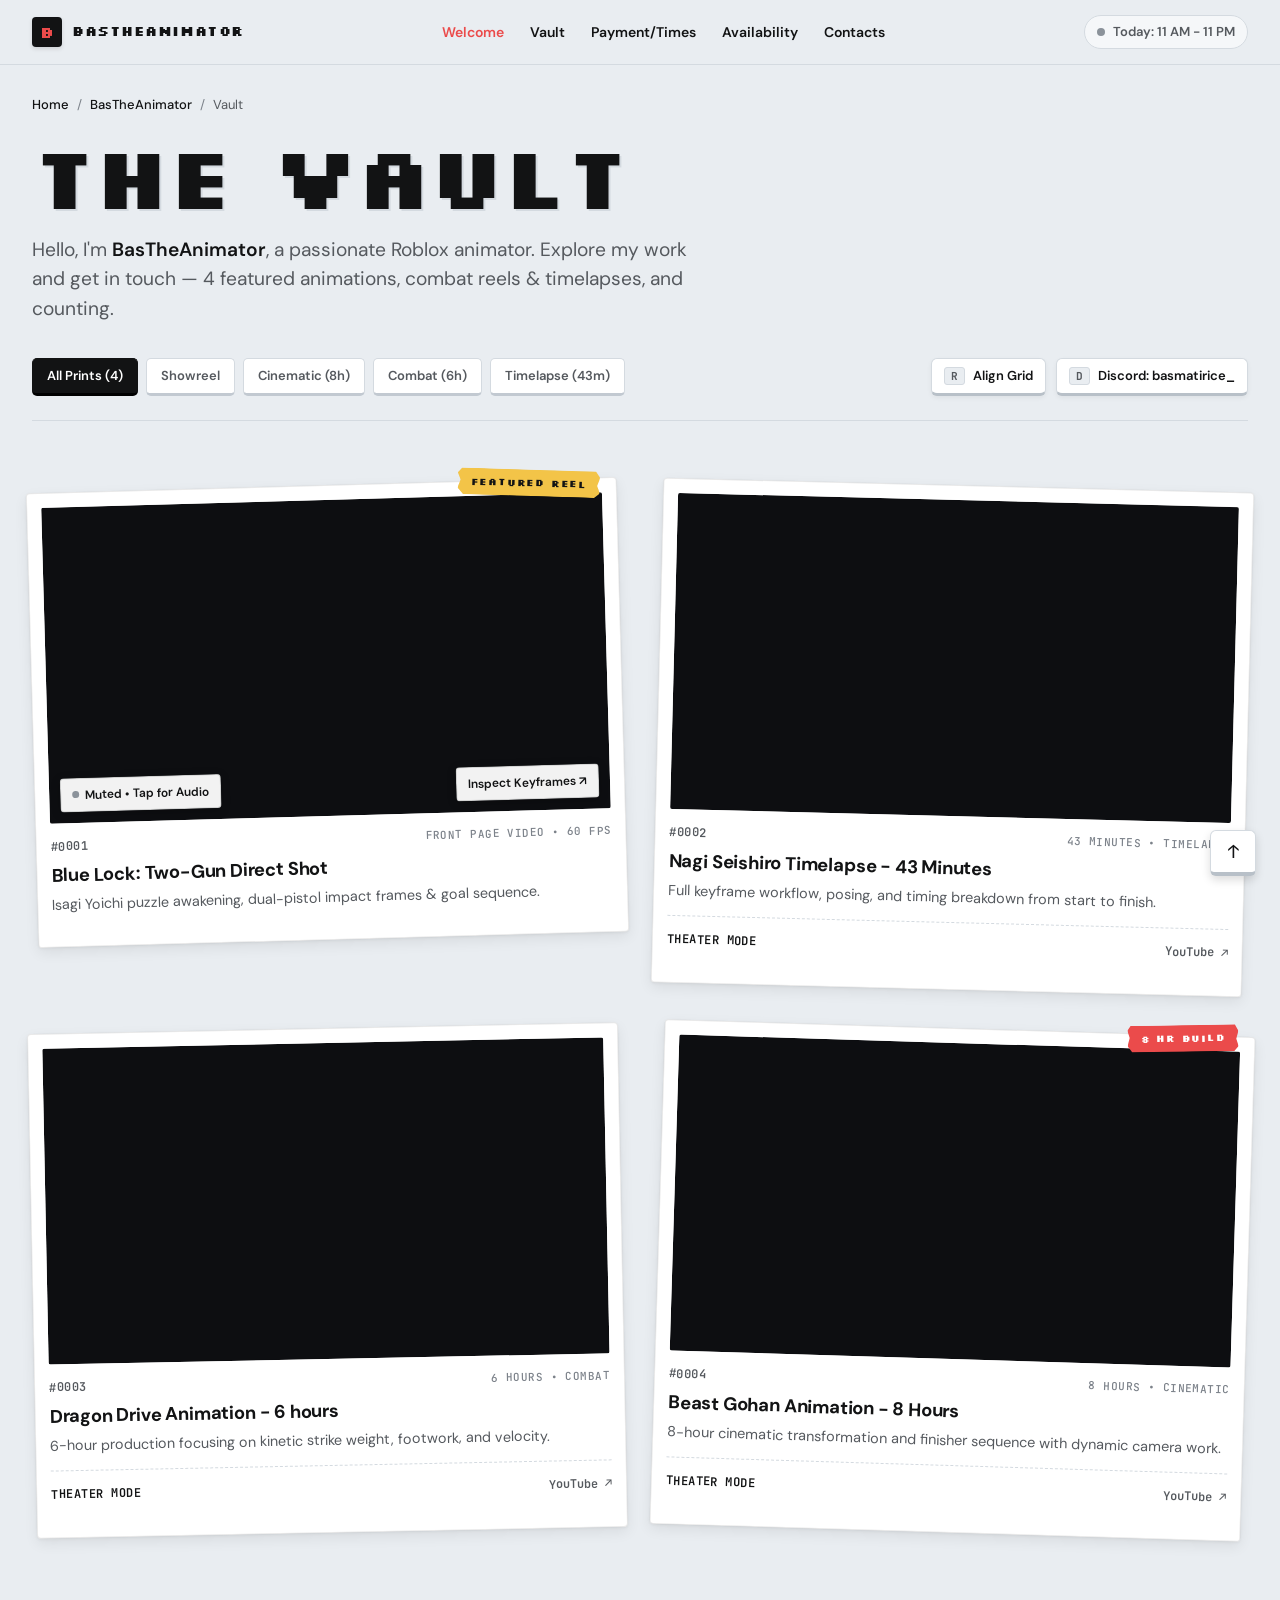
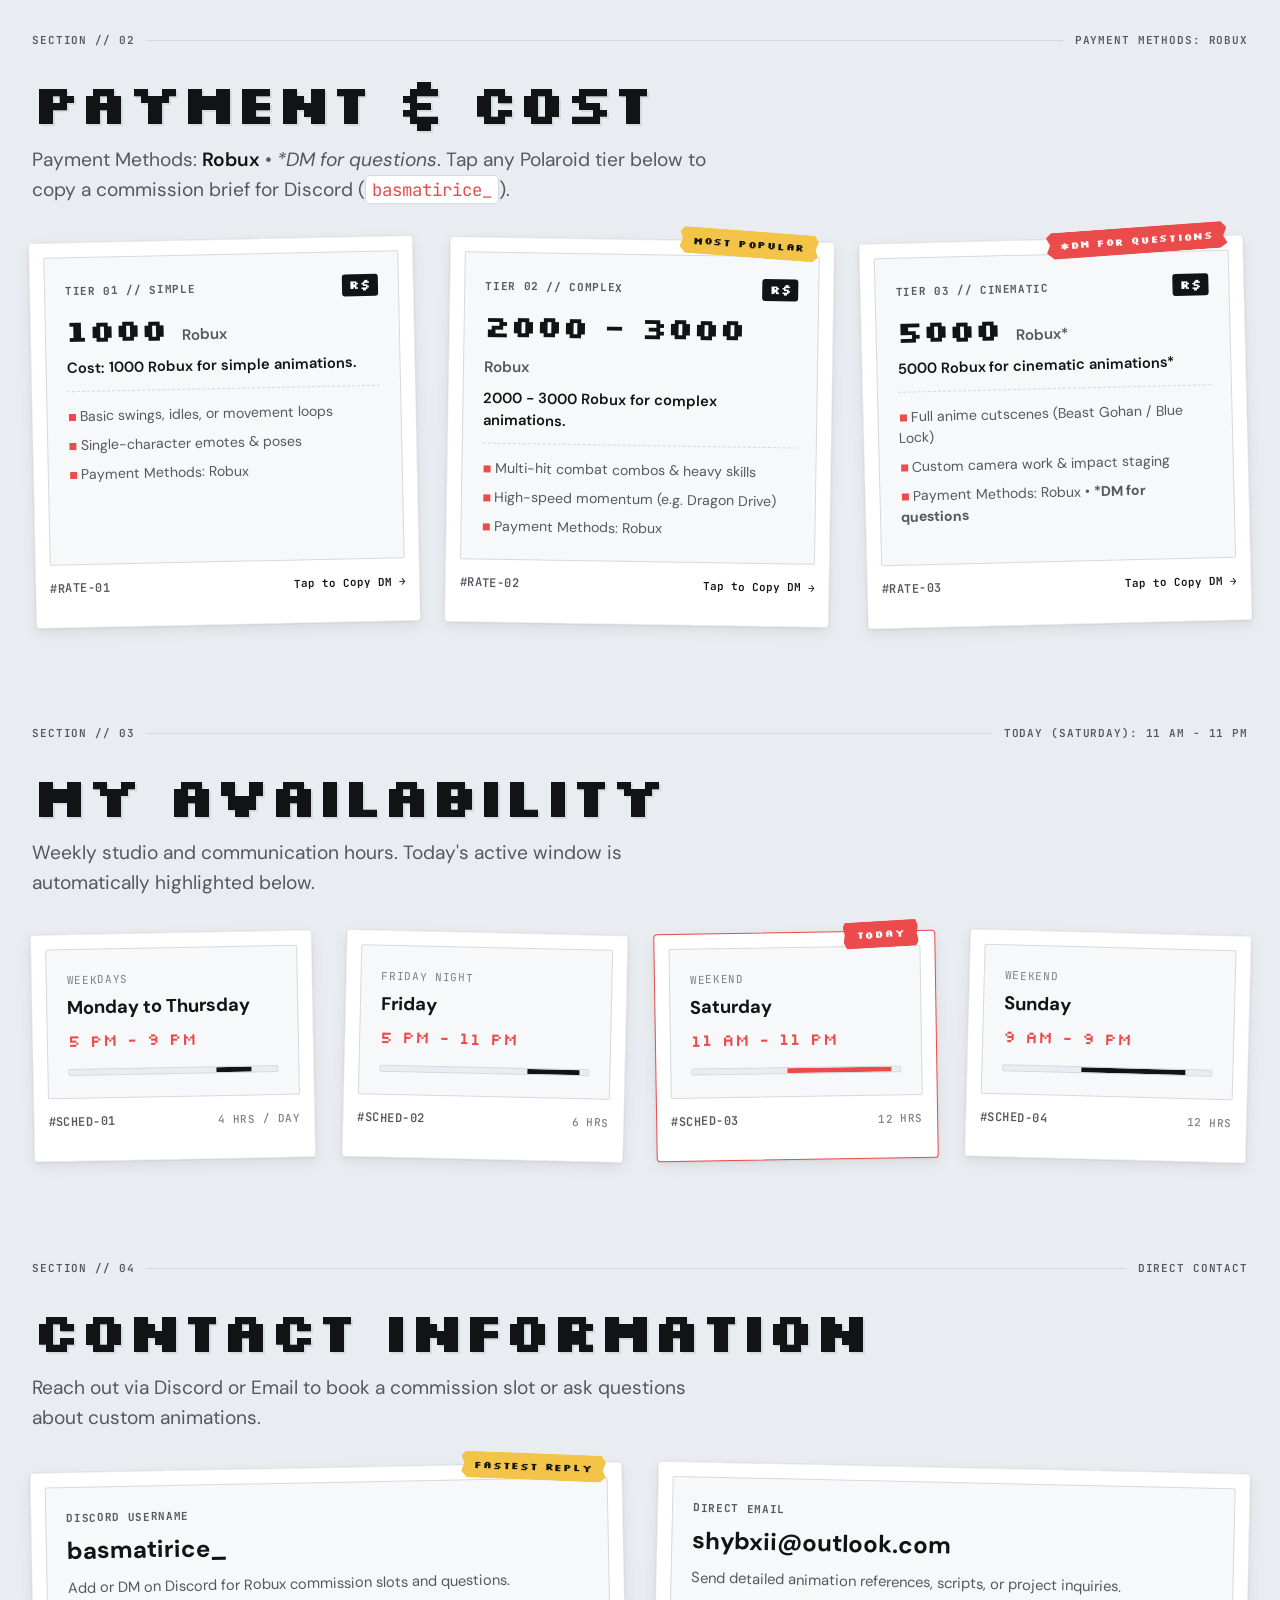
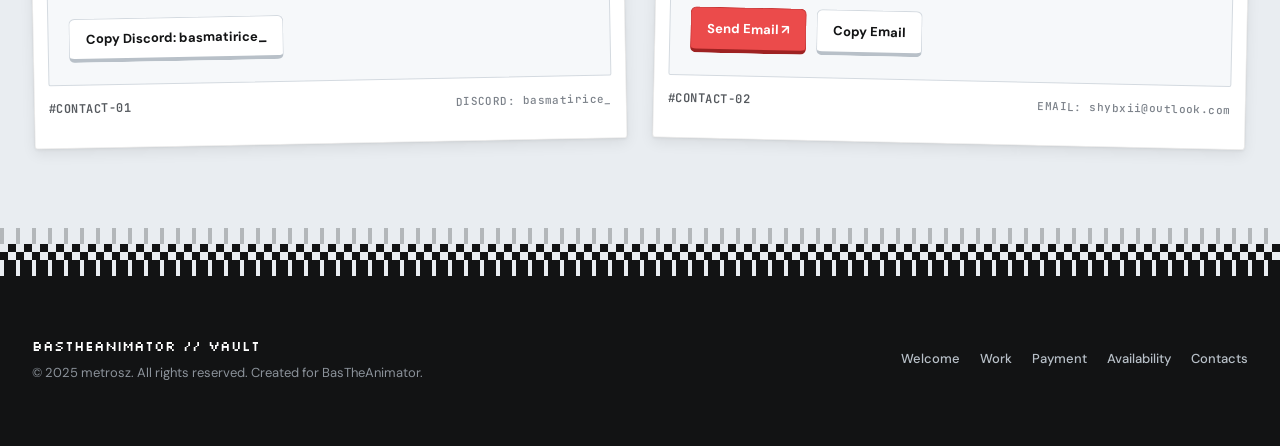
<file: index.html>
<!DOCTYPE html>
<html lang="en">
<head>
    <meta charset="UTF-8">
    <meta name="viewport" content="width=device-width, initial-scale=1.0, viewport-fit=cover">
    <meta name="theme-color" content="#e9edf1">
    <title>BasTheAnimator / THE VAULT — Roblox Animation Portfolio</title>
    <meta name="description" content="Hello, I'm BasTheAnimator, a passionate Roblox animator. Explore my animation vault, Robux commission rates, availability, and contact info.">
    <!-- Google Fonts: Silkscreen (8-bit Pixel Display), DM Sans (Clean UI Body), JetBrains Mono (Archive IDs) -->
    <link rel="preconnect" href="https://fonts.googleapis.com">
    <link rel="preconnect" href="https://fonts.gstatic.com" crossorigin>
    <link href="https://fonts.googleapis.com/css2?family=DM+Sans:ital,opsz,wght@0,9..40,400;0,9..40,500;0,9..40,600;0,9..40,700;1,9..40,400&family=JetBrains+Mono:wght@400;500;600;700&family=Silkscreen:wght@400;700&display=swap" rel="stylesheet">
    <link rel="stylesheet" type="text/css" href="styles.css">
</head>
<body>
    <!-- Top Header Bar (Ohnyfans / Vault Style) -->
    <header class="vault-header" id="top">
        <div class="vault-header__inner">
            <!-- Left: Pixel Avatar + Wordmark -->
            <a href="#welcome" class="vault-brand">
                <span class="vault-brand__avatar" aria-hidden="true">
                    <span class="avatar-pixel-icon">B</span>
                </span>
                <span class="vault-brand__wordmark">BASTHEANIMATOR</span>
            </a>

            <!-- Center: Clean Horizontal Nav Links -->
            <nav class="vault-nav" aria-label="Primary Navigation">
                <ul class="vault-nav__list" id="navLinks">
                    <li><a href="#welcome" class="vault-nav__link">Welcome</a></li>
                    <li><a href="#work" class="vault-nav__link is-active">Vault</a></li>
                    <li><a href="#payment-times" class="vault-nav__link">Payment/Times</a></li>
                    <li><a href="#availability" class="vault-nav__link">Availability</a></li>
                    <li><a href="#contacts" class="vault-nav__link">Contacts</a></li>
                </ul>
            </nav>

            <!-- Right: Live Schedule Status Pill & Mobile Menu Toggle -->
            <div class="vault-header__right">
                <a href="#availability" class="live-pill" id="headerStatusPill" title="View weekly availability schedule">
                    <span class="live-pill__dot" id="headerStatusDot"></span>
                    <span class="live-pill__text" id="headerStatusText">Commissions Open</span>
                </a>
                <button type="button" class="mobile-toggle" id="mobileMenuBtn" aria-label="Toggle Menu" aria-expanded="false" aria-controls="navLinks">
                    <span></span><span></span><span></span>
                </button>
            </div>
        </div>
    </header>

    <main class="vault-main">
        <!-- Welcome & Vault Hero Section -->
        <section id="welcome" class="vault-hero">
            <div class="vault-container">
                <!-- Breadcrumb -->
                <nav class="breadcrumb" aria-label="Breadcrumb">
                    <a href="#top">Home</a>
                    <span class="breadcrumb__sep">/</span>
                    <a href="#welcome">BasTheAnimator</a>
                    <span class="breadcrumb__sep">/</span>
                    <span class="breadcrumb__current">Vault</span>
                </nav>

                <!-- Giant Pixel Title -->
                <div class="section-head">
                    <h1 class="section-head__title">THE VAULT</h1>
                    <p class="section-head__subtitle">
                        Hello, I'm <strong>BasTheAnimator</strong>, a passionate Roblox animator. Explore my work and get in touch — 4 featured animations, combat reels &amp; timelapses, and counting.
                    </p>
                </div>

                <!-- Desk Controls Bar: Filter Prints + Scatter Toggle -->
                <div class="vault-toolbar">
                    <div class="vault-filters" role="tablist" aria-label="Filter Vault Prints">
                        <button type="button" class="vault-filter is-active" data-filter="all">All Prints (4)</button>
                        <button type="button" class="vault-filter" data-filter="reel">Showreel</button>
                        <button type="button" class="vault-filter" data-filter="cinematic">Cinematic (8h)</button>
                        <button type="button" class="vault-filter" data-filter="combat">Combat (6h)</button>
                        <button type="button" class="vault-filter" data-filter="timelapse">Timelapse (43m)</button>
                    </div>

                    <div class="vault-desk-actions">
                        <button type="button" class="keycap-pill" id="toggleScatterBtn" title="Toggle polaroid tilt scatter">
                            <span class="keycap-pill__key">R</span>
                            <span id="scatterBtnLabel">Align Grid</span>
                        </button>
                        <button type="button" class="keycap-pill" data-copy="basmatirice_" title="Copy Discord username">
                            <span class="keycap-pill__key">D</span>
                            <span>Discord: basmatirice_</span>
                        </button>
                    </div>
                </div>
            </div>
        </section>

        <!-- Work Section: Polaroid Masonry Prints Grid -->
        <section id="work" class="vault-work-section">
            <div class="vault-container">
                <div class="vault-index__grid" id="vaultGrid">

                    <!-- Print #0001: Featured Showreel (frontpagevideo.mp4) -->
                    <div class="vault-index__item" data-category="reel cinematic">
                        <article class="print print--featured" style="--tilt: -1.6deg;">
                            <!-- Yellow Torn Tape Sticker -->
                            <div class="tape-sticker" aria-hidden="true">FEATURED REEL</div>

                            <div class="print__frame print__frame--video">
                                <video id="heroVideo" class="print__video" autoplay muted loop playsinline webkit-playsinline preload="auto">
                                    <source src="frontpagevideo.mp4" type="video/mp4">
                                    Your browser does not support the video tag.
                                </video>
                                <div class="print__overlay-controls">
                                    <button type="button" class="print-chip" id="soundToggleBtn">
                                        <span id="soundStatusDot" class="chip-dot"></span>
                                        <span id="soundBtnLabel">Muted &bull; Tap for Audio</span>
                                    </button>
                                    <button type="button" class="print-chip" id="openReelModalBtn">
                                        <span>Inspect Keyframes &nearr;</span>
                                    </button>
                                </div>
                            </div>

                            <div class="print__chin">
                                <div class="print__meta-row">
                                    <span class="print__caption">#0001</span>
                                    <span class="print__tag">FRONT PAGE VIDEO &bull; 60 FPS</span>
                                </div>
                                <h2 class="print__title">Blue Lock: Two-Gun Direct Shot</h2>
                                <p class="print__desc">Isagi Yoichi puzzle awakening, dual-pistol impact frames &amp; goal sequence.</p>
                            </div>
                        </article>
                    </div>

                    <!-- Print #0002: Nagi Seishiro Timelapse - 43 Minutes -->
                    <div class="vault-index__item" data-category="timelapse">
                        <article class="print" style="--tilt: 1.45deg;">
                            <div class="print__frame print__frame--embed">
                                <iframe
                                    src="https://www.youtube.com/embed/pqVkKJZVR_M"
                                    title="Nagi Seishiro Timelapse - 43 Minutes"
                                    loading="lazy"
                                    allow="accelerometer; autoplay; clipboard-write; encrypted-media; gyroscope; picture-in-picture"
                                    allowfullscreen>
                                </iframe>
                            </div>

                            <div class="print__chin">
                                <div class="print__meta-row">
                                    <span class="print__caption">#0002</span>
                                    <span class="print__tag">43 MINUTES &bull; TIMELAPSE</span>
                                </div>
                                <h2 class="print__title">Nagi Seishiro Timelapse - 43 Minutes</h2>
                                <p class="print__desc">Full keyframe workflow, posing, and timing breakdown from start to finish.</p>
                                <div class="print__links">
                                    <button type="button" class="print__link-btn" data-yt="pqVkKJZVR_M" data-title="Nagi Seishiro Timelapse - 43 Minutes">Theater Mode</button>
                                    <a href="https://www.youtube.com/watch?v=pqVkKJZVR_M" target="_blank" rel="noopener noreferrer" class="print__ext-link">YouTube &nearr;</a>
                                </div>
                            </div>
                        </article>
                    </div>

                    <!-- Print #0003: Dragon Drive Animation - 6 hours -->
                    <div class="vault-index__item" data-category="combat">
                        <article class="print" style="--tilt: -1.15deg;">
                            <div class="print__frame print__frame--embed">
                                <iframe
                                    src="https://www.youtube.com/embed/pGXO24V7-wM"
                                    title="Dragon Drive Animation - 6 hours"
                                    loading="lazy"
                                    allow="accelerometer; autoplay; clipboard-write; encrypted-media; gyroscope; picture-in-picture"
                                    allowfullscreen>
                                </iframe>
                            </div>

                            <div class="print__chin">
                                <div class="print__meta-row">
                                    <span class="print__caption">#0003</span>
                                    <span class="print__tag">6 HOURS &bull; COMBAT</span>
                                </div>
                                <h2 class="print__title">Dragon Drive Animation - 6 hours</h2>
                                <p class="print__desc">6-hour production focusing on kinetic strike weight, footwork, and velocity.</p>
                                <div class="print__links">
                                    <button type="button" class="print__link-btn" data-yt="pGXO24V7-wM" data-title="Dragon Drive Animation - 6 hours">Theater Mode</button>
                                    <a href="https://www.youtube.com/watch?v=pGXO24V7-wM" target="_blank" rel="noopener noreferrer" class="print__ext-link">YouTube &nearr;</a>
                                </div>
                            </div>
                        </article>
                    </div>

                    <!-- Print #0004: Beast Gohan Animation - 8 Hours -->
                    <div class="vault-index__item" data-category="cinematic combat">
                        <article class="print" style="--tilt: 1.75deg;">
                            <div class="tape-sticker tape-sticker--red" aria-hidden="true">8 HR BUILD</div>

                            <div class="print__frame print__frame--embed">
                                <iframe
                                    src="https://www.youtube.com/embed/mKWIWSO8eNU"
                                    title="Beast Gohan Animation - 8 Hours"
                                    loading="lazy"
                                    allow="accelerometer; autoplay; clipboard-write; encrypted-media; gyroscope; picture-in-picture"
                                    allowfullscreen>
                                </iframe>
                            </div>

                            <div class="print__chin">
                                <div class="print__meta-row">
                                    <span class="print__caption">#0004</span>
                                    <span class="print__tag">8 HOURS &bull; CINEMATIC</span>
                                </div>
                                <h2 class="print__title">Beast Gohan Animation - 8 Hours</h2>
                                <p class="print__desc">8-hour cinematic transformation and finisher sequence with dynamic camera work.</p>
                                <div class="print__links">
                                    <button type="button" class="print__link-btn" data-yt="mKWIWSO8eNU" data-title="Beast Gohan Animation - 8 Hours">Theater Mode</button>
                                    <a href="https://www.youtube.com/watch?v=mKWIWSO8eNU" target="_blank" rel="noopener noreferrer" class="print__ext-link">YouTube &nearr;</a>
                                </div>
                            </div>
                        </article>
                    </div>

                </div>
            </div>
        </section>

        <!-- Payment and Cost Section (#payment & #payment-times) -->
        <section id="payment-times" class="vault-section">
            <div id="payment" class="anchor-alias"></div>
            <div class="vault-container">
                <div class="section-divider">
                    <span class="section-divider__code">SECTION // 02</span>
                    <span class="section-divider__line"></span>
                    <span class="section-divider__meta">PAYMENT METHODS: ROBUX</span>
                </div>

                <div class="section-head section-head--compact">
                    <h2 class="section-head__title section-head__title--md">PAYMENT &amp; COST</h2>
                    <p class="section-head__subtitle">
                        Payment Methods: <strong>Robux</strong> &bull; <em>*DM for questions</em>. Tap any Polaroid tier below to copy a commission brief for Discord (<code>basmatirice_</code>).
                    </p>
                </div>

                <!-- 3 Polaroid Rate Cards -->
                <div class="polaroid-row polaroid-row--3">
                    <!-- Tier 1: 1000 Robux -->
                    <article class="print print--rate" style="--tilt: -1.2deg;" data-select-tier="Simple Animation (1000 Robux)">
                        <div class="print__paper-body">
                            <div class="rate-header">
                                <span class="rate-badge">TIER 01 // SIMPLE</span>
                                <span class="rate-currency">R$</span>
                            </div>
                            <div class="rate-price">1000 <span>Robux</span></div>
                            <p class="rate-exact">Cost: 1000 Robux for simple animations.</p>
                            <ul class="rate-list">
                                <li>Basic swings, idles, or movement loops</li>
                                <li>Single-character emotes &amp; poses</li>
                                <li>Payment Methods: Robux</li>
                            </ul>
                        </div>
                        <div class="print__chin">
                            <div class="print__meta-row">
                                <span class="print__caption">#RATE-01</span>
                                <span class="print__action-hint">Tap to Copy DM &rarr;</span>
                            </div>
                        </div>
                    </article>

                    <!-- Tier 2: 2000 - 3000 Robux -->
                    <article class="print print--rate print--featured" style="--tilt: 0.9deg;" data-select-tier="Complex Animation (2000 - 3000 Robux)">
                        <div class="tape-sticker" aria-hidden="true">MOST POPULAR</div>
                        <div class="print__paper-body">
                            <div class="rate-header">
                                <span class="rate-badge">TIER 02 // COMPLEX</span>
                                <span class="rate-currency">R$</span>
                            </div>
                            <div class="rate-price">2000 - 3000 <span>Robux</span></div>
                            <p class="rate-exact">2000 - 3000 Robux for complex animations.</p>
                            <ul class="rate-list">
                                <li>Multi-hit combat combos &amp; heavy skills</li>
                                <li>High-speed momentum (e.g. Dragon Drive)</li>
                                <li>Payment Methods: Robux</li>
                            </ul>
                        </div>
                        <div class="print__chin">
                            <div class="print__meta-row">
                                <span class="print__caption">#RATE-02</span>
                                <span class="print__action-hint">Tap to Copy DM &rarr;</span>
                            </div>
                        </div>
                    </article>

                    <!-- Tier 3: 5000 Robux* -->
                    <article class="print print--rate" style="--tilt: -1.4deg;" data-select-tier="Cinematic Animation (5000 Robux*)">
                        <div class="tape-sticker tape-sticker--red" aria-hidden="true">*DM FOR QUESTIONS</div>
                        <div class="print__paper-body">
                            <div class="rate-header">
                                <span class="rate-badge">TIER 03 // CINEMATIC</span>
                                <span class="rate-currency">R$</span>
                            </div>
                            <div class="rate-price">5000 <span>Robux*</span></div>
                            <p class="rate-exact">5000 Robux for cinematic animations*</p>
                            <ul class="rate-list">
                                <li>Full anime cutscenes (Beast Gohan / Blue Lock)</li>
                                <li>Custom camera work &amp; impact staging</li>
                                <li>Payment Methods: Robux &bull; <strong>*DM for questions</strong></li>
                            </ul>
                        </div>
                        <div class="print__chin">
                            <div class="print__meta-row">
                                <span class="print__caption">#RATE-03</span>
                                <span class="print__action-hint">Tap to Copy DM &rarr;</span>
                            </div>
                        </div>
                    </article>
                </div>
            </div>
        </section>

        <!-- Availability Section (#availability) -->
        <section id="availability" class="vault-section">
            <div class="vault-container">
                <div class="section-divider">
                    <span class="section-divider__code">SECTION // 03</span>
                    <span class="section-divider__line"></span>
                    <span class="section-divider__meta" id="todayScheduleBanner">CHECKING SCHEDULE...</span>
                </div>

                <div class="section-head section-head--compact">
                    <h2 class="section-head__title section-head__title--md">MY AVAILABILITY</h2>
                    <p class="section-head__subtitle">
                        Weekly studio and communication hours. Today's active window is automatically highlighted below.
                    </p>
                </div>

                <div class="polaroid-row polaroid-row--4">
                    <!-- Monday to Thursday -->
                    <article class="print print--schedule" style="--tilt: -1.1deg;" data-days="1,2,3,4">
                        <div class="tape-sticker tape-sticker--red today-sticker hidden">TODAY</div>
                        <div class="print__paper-body">
                            <span class="sched-tag">WEEKDAYS</span>
                            <h3 class="sched-day">Monday to Thursday</h3>
                            <p class="sched-time">5 PM - 9 PM</p>
                            <div class="sched-meter"><span style="left:70.8%;width:16.7%"></span></div>
                        </div>
                        <div class="print__chin">
                            <div class="print__meta-row">
                                <span class="print__caption">#SCHED-01</span>
                                <span class="print__tag">4 HRS / DAY</span>
                            </div>
                        </div>
                    </article>

                    <!-- Friday -->
                    <article class="print print--schedule" style="--tilt: 1.3deg;" data-days="5">
                        <div class="tape-sticker tape-sticker--red today-sticker hidden">TODAY</div>
                        <div class="print__paper-body">
                            <span class="sched-tag">FRIDAY NIGHT</span>
                            <h3 class="sched-day">Friday</h3>
                            <p class="sched-time">5 PM - 11 PM</p>
                            <div class="sched-meter"><span style="left:70.8%;width:25%"></span></div>
                        </div>
                        <div class="print__chin">
                            <div class="print__meta-row">
                                <span class="print__caption">#SCHED-02</span>
                                <span class="print__tag">6 HRS</span>
                            </div>
                        </div>
                    </article>

                    <!-- Saturday -->
                    <article class="print print--schedule" style="--tilt: -0.9deg;" data-days="6">
                        <div class="tape-sticker tape-sticker--red today-sticker hidden">TODAY</div>
                        <div class="print__paper-body">
                            <span class="sched-tag">WEEKEND</span>
                            <h3 class="sched-day">Saturday</h3>
                            <p class="sched-time">11 AM - 11 PM</p>
                            <div class="sched-meter"><span style="left:45.8%;width:50%"></span></div>
                        </div>
                        <div class="print__chin">
                            <div class="print__meta-row">
                                <span class="print__caption">#SCHED-03</span>
                                <span class="print__tag">12 HRS</span>
                            </div>
                        </div>
                    </article>

                    <!-- Sunday -->
                    <article class="print print--schedule" style="--tilt: 1.5deg;" data-days="0">
                        <div class="tape-sticker tape-sticker--red today-sticker hidden">TODAY</div>
                        <div class="print__paper-body">
                            <span class="sched-tag">WEEKEND</span>
                            <h3 class="sched-day">Sunday</h3>
                            <p class="sched-time">9 AM - 9 PM</p>
                            <div class="sched-meter"><span style="left:37.5%;width:50%"></span></div>
                        </div>
                        <div class="print__chin">
                            <div class="print__meta-row">
                                <span class="print__caption">#SCHED-04</span>
                                <span class="print__tag">12 HRS</span>
                            </div>
                        </div>
                    </article>
                </div>
            </div>
        </section>

        <!-- Contacts Section (#contacts) -->
        <section id="contacts" class="vault-section vault-section--last">
            <div class="vault-container">
                <div class="section-divider">
                    <span class="section-divider__code">SECTION // 04</span>
                    <span class="section-divider__line"></span>
                    <span class="section-divider__meta">DIRECT CONTACT</span>
                </div>

                <div class="section-head section-head--compact">
                    <h2 class="section-head__title section-head__title--md">CONTACT INFORMATION</h2>
                    <p class="section-head__subtitle">
                        Reach out via Discord or Email to book a commission slot or ask questions about custom animations.
                    </p>
                </div>

                <div class="polaroid-row polaroid-row--2">
                    <!-- Discord Contact Print -->
                    <article class="print print--contact" style="--tilt: -1.1deg;">
                        <div class="tape-sticker" aria-hidden="true">FASTEST REPLY</div>
                        <div class="print__paper-body contact-paper">
                            <span class="rate-badge">DISCORD USERNAME</span>
                            <h3 class="contact-value">basmatirice_</h3>
                            <p class="contact-sub">Add or DM on Discord for Robux commission slots and questions.</p>
                            <div class="contact-actions">
                                <button type="button" class="keycap-btn" data-copy="basmatirice_">
                                    <span>Copy Discord: basmatirice_</span>
                                </button>
                            </div>
                        </div>
                        <div class="print__chin">
                            <div class="print__meta-row">
                                <span class="print__caption">#CONTACT-01</span>
                                <span class="print__tag">DISCORD: basmatirice_</span>
                            </div>
                        </div>
                    </article>

                    <!-- Email Contact Print -->
                    <article class="print print--contact" style="--tilt: 1.25deg;">
                        <div class="print__paper-body contact-paper">
                            <span class="rate-badge">DIRECT EMAIL</span>
                            <h3 class="contact-value">
                                <a href="mailto:shybxii@outlook.com">shybxii@outlook.com</a>
                            </h3>
                            <p class="contact-sub">Send detailed animation references, scripts, or project inquiries.</p>
                            <div class="contact-actions">
                                <a href="mailto:shybxii@outlook.com" class="keycap-btn keycap-btn--red">
                                    <span>Send Email &nearr;</span>
                                </a>
                                <button type="button" class="keycap-btn" data-copy="shybxii@outlook.com">
                                    <span>Copy Email</span>
                                </button>
                            </div>
                        </div>
                        <div class="print__chin">
                            <div class="print__meta-row">
                                <span class="print__caption">#CONTACT-02</span>
                                <span class="print__tag">EMAIL: shybxii@outlook.com</span>
                            </div>
                        </div>
                    </article>
                </div>
            </div>
        </section>
    </main>

    <!-- 8-Bit Pixel Dither Dissolve Boundary (Signature Ohnyfans Effect) -->
    <div class="dither-transition" aria-hidden="true">
        <div class="dither-row dither-row--1"></div>
        <div class="dither-row dither-row--2"></div>
        <div class="dither-row dither-row--3"></div>
        <div class="dither-row dither-row--4"></div>
    </div>

    <!-- Dark Charcoal Footer (#121314) -->
    <footer class="vault-footer">
        <div class="vault-container vault-footer__inner">
            <div class="vault-footer__left">
                <span class="vault-footer__logo">BASTHEANIMATOR // VAULT</span>
                <p class="vault-footer__copy">© 2025 metrosz. All rights reserved. Created for BasTheAnimator.</p>
            </div>
            <div class="vault-footer__links">
                <a href="#welcome">Welcome</a>
                <a href="#work">Work</a>
                <a href="#payment-times">Payment</a>
                <a href="#availability">Availability</a>
                <a href="#contacts">Contacts</a>
            </div>
        </div>
    </footer>

    <!-- Mechanical Keyboard Keycap Back-To-Top Button -->
    <button type="button" class="back-to-top" id="backToTopBtn" aria-label="Back to top" title="Back to top">
        ↑
    </button>

    <!-- Lightbox / Polaroid Inspector Modal -->
    <div class="vault-modal hidden" id="vaultModal" role="dialog" aria-modal="true" aria-labelledby="modalTitle">
        <div class="vault-modal__backdrop" id="modalBackdrop"></div>
        <div class="vault-modal__polaroid">
            <div class="vault-modal__top">
                <span class="vault-modal__id" id="modalCaption">#0001 // INSPECTOR</span>
                <button type="button" class="keycap-close" id="closeModalBtn" aria-label="Close modal">ESC &times;</button>
            </div>
            <div class="vault-modal__stage" id="modalStage">
                <!-- Populated dynamically with video + frame controls or YouTube embed -->
            </div>
            <div class="vault-modal__chin">
                <h3 id="modalTitle">Blue Lock: Two-Gun Direct Shot</h3>
                <div class="vault-modal__controls" id="modalExtraControls"></div>
            </div>
        </div>
    </div>

    <!-- Tactile Toast Notification -->
    <div class="vault-toast" id="copyToast" role="status" aria-live="polite">
        <span class="vault-toast__tape">COPIED</span>
        <span id="toastMessage">Copied to clipboard!</span>
    </div>

    <script src="scripts.js"></script>
</body>
</html>
</file>
<file: styles.css>
/* ==========================================================================
   BasTheAnimator — "THE VAULT" Stylesheet (Desktop + Mobile Optimized)
   ========================================================================== */

:root {
    --bg-canvas: #e9edf1;
    --bg-paper: #ffffff;
    --bg-paper-subtle: #f6f8fa;
    --bg-dark: #121314;

    --text-ink: #121314;
    --text-muted: #55595e;
    --text-faint: #7c828a;

    --border-light: #d4dae0;
    --border-card: rgba(18, 19, 20, 0.09);

    --accent-red: #eb4b4b;
    --accent-yellow: #f3c448;
    --accent-green: #22c55e;

    --font-pixel: 'Silkscreen', monospace;
    --font-sans: 'DM Sans', system-ui, -apple-system, sans-serif;
    --font-mono: 'JetBrains Mono', monospace;

    --shadow-polaroid: 0 5px 14px rgba(18, 19, 20, 0.07), 0 1px 3px rgba(18, 19, 20, 0.05);
    --shadow-polaroid-hover: 0 20px 38px rgba(18, 19, 20, 0.15), 0 5px 12px rgba(18, 19, 20, 0.08);
}

*, *::before, *::after {
    margin: 0;
    padding: 0;
    box-sizing: border-box;
    -webkit-tap-highlight-color: transparent;
}

html {
    scroll-behavior: smooth;
    scroll-padding-top: 84px;
    overflow-x: hidden;
}

body {
    background-color: var(--bg-canvas);
    color: var(--text-ink);
    font-family: var(--font-sans);
    line-height: 1.5;
    -webkit-font-smoothing: antialiased;
    overflow-x: hidden;
    width: 100%;
}

.hidden {
    display: none !important;
}

.anchor-alias {
    position: relative;
    top: -88px;
    visibility: hidden;
}

.vault-container {
    width: 100%;
    max-width: 1380px;
    margin: 0 auto;
    padding: 0 32px;
}

/* ==========================================================================
   Top Header Bar (Ohnyfans / Vault Layout)
   ========================================================================== */

.vault-header {
    position: sticky;
    top: 0;
    z-index: 100;
    background: rgba(233, 237, 241, 0.94);
    backdrop-filter: blur(10px);
    -webkit-backdrop-filter: blur(10px);
    border-bottom: 1px solid var(--border-light);
}

.vault-header__inner {
    max-width: 1440px;
    margin: 0 auto;
    padding: 15px 32px;
    display: flex;
    align-items: center;
    justify-content: space-between;
    gap: 16px;
}

.vault-brand {
    display: inline-flex;
    align-items: center;
    gap: 10px;
    text-decoration: none;
    color: var(--text-ink);
    flex-shrink: 0;
}

.vault-brand__avatar {
    width: 30px;
    height: 30px;
    border-radius: 4px;
    background: var(--text-ink);
    color: #ffffff;
    display: inline-flex;
    align-items: center;
    justify-content: center;
    border: 1px solid rgba(18, 19, 20, 0.2);
    box-shadow: 0 2px 4px rgba(0, 0, 0, 0.12);
}

.avatar-pixel-icon {
    font-family: var(--font-pixel);
    font-size: 16px;
    font-weight: 700;
    color: var(--accent-red);
    line-height: 1;
}

.vault-brand__wordmark {
    font-family: var(--font-pixel);
    font-size: 14px;
    font-weight: 700;
    letter-spacing: 0.04em;
    color: var(--text-ink);
}

.vault-nav__list {
    display: flex;
    align-items: center;
    list-style: none;
    gap: 26px;
}

.vault-nav__link {
    text-decoration: none;
    font-family: var(--font-sans);
    font-size: 14px;
    font-weight: 600;
    color: var(--text-ink);
    transition: color 0.15s ease;
    position: relative;
}

.vault-nav__link:hover,
.vault-nav__link.is-active {
    color: var(--accent-red);
}

.vault-header__right {
    display: flex;
    align-items: center;
    gap: 10px;
}

.live-pill {
    display: inline-flex;
    align-items: center;
    gap: 8px;
    text-decoration: none;
    font-family: var(--font-sans);
    font-size: 13px;
    font-weight: 600;
    color: var(--text-muted);
    padding: 6px 12px;
    border-radius: 999px;
    background: rgba(255, 255, 255, 0.55);
    border: 1px solid var(--border-light);
    transition: color 0.15s ease, background 0.15s ease;
    white-space: nowrap;
}

.live-pill:hover {
    color: var(--text-ink);
    background: #ffffff;
}

.live-pill__dot {
    width: 8px;
    height: 8px;
    border-radius: 50%;
    background: #8b929a;
    flex-shrink: 0;
}

.live-pill__dot.is-online {
    background: var(--accent-red);
    box-shadow: 0 0 8px rgba(235, 75, 75, 0.65);
    animation: pulseLive 1.8s infinite;
}

@keyframes pulseLive {
    0%, 100% { transform: scale(1); opacity: 1; }
    50% { transform: scale(1.22); opacity: 0.65; }
}

.mobile-toggle {
    display: none;
    flex-direction: column;
    justify-content: center;
    align-items: center;
    gap: 4px;
    width: 42px;
    height: 42px;
    background: var(--bg-paper);
    border: 1px solid var(--border-light);
    border-bottom: 3px solid #b8c0c8;
    border-radius: 6px;
    cursor: pointer;
    flex-shrink: 0;
    transition: transform 0.1s ease;
}

.mobile-toggle:active {
    transform: translateY(2px);
    border-bottom-width: 1px;
}

.mobile-toggle span {
    width: 18px;
    height: 2px;
    background: var(--text-ink);
    display: block;
    transition: transform 0.2s ease, opacity 0.2s ease;
}

.mobile-toggle.is-open span:nth-child(1) {
    transform: translateY(6px) rotate(45deg);
}

.mobile-toggle.is-open span:nth-child(2) {
    opacity: 0;
}

.mobile-toggle.is-open span:nth-child(3) {
    transform: translateY(-6px) rotate(-45deg);
}

/* ==========================================================================
   Hero Area & Pixel Headings
   ========================================================================== */

.vault-hero {
    padding: 30px 0 28px;
}

.breadcrumb {
    display: flex;
    align-items: center;
    flex-wrap: wrap;
    gap: 8px;
    font-size: 13px;
    color: var(--text-muted);
    margin-bottom: 16px;
}

.breadcrumb a {
    color: var(--text-ink);
    text-decoration: none;
    font-weight: 500;
}

.breadcrumb a:hover {
    color: var(--accent-red);
}

.breadcrumb__sep {
    color: var(--text-faint);
}

.breadcrumb__current {
    color: var(--text-muted);
}

.section-head {
    margin-bottom: 28px;
}

.section-head--compact {
    margin-bottom: 34px;
}

.section-head__title {
    font-family: var(--font-pixel);
    font-weight: 700;
    font-size: clamp(2.35rem, 6.8vw, 5.8rem);
    line-height: 1.04;
    letter-spacing: -0.03em;
    text-transform: uppercase;
    color: var(--text-ink);
    text-shadow: 2px 2px 0 var(--border-light);
    margin-bottom: 14px;
    word-break: break-word;
}

.section-head__title--md {
    font-size: clamp(1.75rem, 4.4vw, 3.6rem);
}

.section-head__subtitle {
    font-size: clamp(0.98rem, 1.5vw, 1.22rem);
    font-weight: 400;
    color: var(--text-muted);
    max-width: 680px;
    line-height: 1.55;
}

.section-head__subtitle strong {
    color: var(--text-ink);
    font-weight: 600;
}

.section-head__subtitle code {
    font-family: var(--font-mono);
    font-size: 0.9em;
    background: var(--bg-paper);
    padding: 2px 6px;
    border-radius: 4px;
    border: 1px solid var(--border-light);
    color: var(--accent-red);
}

/* ==========================================================================
   Toolbar: Filters & Mechanical Keycap Pills
   ========================================================================== */

.vault-toolbar {
    display: flex;
    align-items: center;
    justify-content: space-between;
    flex-wrap: wrap;
    gap: 14px;
    padding-top: 6px;
    padding-bottom: 24px;
    border-bottom: 1px solid var(--border-light);
}

.vault-filters {
    display: flex;
    flex-wrap: wrap;
    gap: 8px;
}

.vault-filter {
    background: var(--bg-paper);
    border: 1px solid var(--border-light);
    border-bottom: 3px solid #c2c9d1;
    border-radius: 5px;
    padding: 8px 14px;
    min-height: 38px;
    font-family: var(--font-sans);
    font-size: 13px;
    font-weight: 600;
    color: var(--text-muted);
    cursor: pointer;
    white-space: nowrap;
    transition: all 0.12s ease;
}

.vault-filter:hover {
    color: var(--text-ink);
}

.vault-filter:active {
    transform: translateY(2px);
    border-bottom-width: 1px;
}

.vault-filter.is-active {
    background: var(--text-ink);
    border-color: var(--text-ink);
    border-bottom-color: #000000;
    color: #ffffff;
}

.vault-desk-actions {
    display: flex;
    align-items: center;
    gap: 10px;
    flex-wrap: wrap;
}

.keycap-pill {
    display: inline-flex;
    align-items: center;
    justify-content: center;
    gap: 8px;
    background: var(--bg-paper);
    border: 1px solid var(--border-light);
    border-bottom: 3px solid #b8c0c8;
    border-radius: 6px;
    padding: 7px 12px;
    min-height: 38px;
    font-family: var(--font-sans);
    font-size: 13px;
    font-weight: 600;
    color: var(--text-ink);
    cursor: pointer;
    box-shadow: 0 2px 5px rgba(0, 0, 0, 0.05);
    transition: all 0.1s ease;
}

.keycap-pill:hover {
    border-color: #b8c0c8;
    color: var(--accent-red);
}

.keycap-pill:active {
    transform: translateY(2px);
    border-bottom-width: 1px;
}

.keycap-pill__key {
    font-family: var(--font-mono);
    font-size: 11px;
    font-weight: 700;
    background: var(--bg-canvas);
    border: 1px solid var(--border-light);
    padding: 1px 6px;
    border-radius: 3px;
    color: var(--text-muted);
}

/* ==========================================================================
   Polaroid Prints & Vault Grid (Signature ohnyfans.com/vault Mechanics)
   ========================================================================== */

.vault-work-section {
    padding: 36px 0 56px;
}

.vault-index__grid {
    display: grid;
    grid-template-columns: repeat(2, 1fr);
    gap: 38px 34px;
    align-items: start;
}

/* When aligned mode is toggled on */
.vault-aligned .print {
    --tilt: 0deg !important;
}

.print {
    position: relative;
    display: flex;
    flex-direction: column;
    background-color: var(--bg-paper);
    border: 1px solid var(--border-card);
    border-radius: 4px;
    padding: 14px 14px 30px 14px; /* Authentic Polaroid Chin */
    box-shadow: var(--shadow-polaroid);
    transform: rotate(var(--tilt, 0deg));
    transition:
        transform 0.26s cubic-bezier(0.2, 0.8, 0.2, 1),
        box-shadow 0.26s ease,
        border-color 0.2s ease;
}

@media (hover: hover) {
    .print:hover {
        transform: rotate(0deg) translateY(-8px) scale(1.018);
        box-shadow: var(--shadow-polaroid-hover);
        z-index: 10;
    }

    .print:hover .print__caption {
        color: var(--accent-red);
    }
}

/* Torn Masking Tape Decal */
.tape-sticker {
    position: absolute;
    top: -11px;
    right: 16px;
    z-index: 5;
    background: var(--accent-yellow);
    color: var(--text-ink);
    font-family: var(--font-pixel);
    font-size: 10px;
    font-weight: 700;
    letter-spacing: 0.08em;
    padding: 6px 13px;
    transform: rotate(3.2deg);
    box-shadow: 0 3px 6px rgba(0, 0, 0, 0.14);
    clip-path: polygon(
        3% 0%, 97% 2%, 100% 25%, 98% 55%, 100% 82%, 96% 100%,
        4% 98%, 0% 75%, 2% 45%, 0% 18%
    );
}

.tape-sticker--red {
    background: var(--accent-red);
    color: #ffffff;
    transform: rotate(-2.8deg);
}

.print__frame {
    position: relative;
    width: 100%;
    aspect-ratio: 16 / 9;
    background: #0d0e11;
    border-radius: 2px;
    overflow: hidden;
    border: 1px solid rgba(18, 19, 20, 0.08);
}

.print__video,
.print__frame iframe {
    width: 100%;
    height: 100%;
    display: block;
    border: none;
    object-fit: cover;
}

.print__overlay-controls {
    position: absolute;
    left: 10px;
    right: 10px;
    bottom: 10px;
    display: flex;
    align-items: center;
    justify-content: space-between;
    gap: 8px;
    pointer-events: none;
}

.print-chip {
    pointer-events: auto;
    display: inline-flex;
    align-items: center;
    justify-content: center;
    gap: 6px;
    background: rgba(255, 255, 255, 0.95);
    color: var(--text-ink);
    border: 1px solid rgba(18, 19, 20, 0.16);
    border-radius: 4px;
    padding: 7px 11px;
    min-height: 34px;
    font-family: var(--font-sans);
    font-size: 12px;
    font-weight: 600;
    cursor: pointer;
    box-shadow: 0 2px 8px rgba(0, 0, 0, 0.25);
    transition: all 0.15s ease;
}

.print-chip:hover,
.print-chip:active {
    background: var(--accent-red);
    color: #ffffff;
    border-color: var(--accent-red);
}

.chip-dot {
    width: 7px;
    height: 7px;
    border-radius: 50%;
    background: #8b929a;
    flex-shrink: 0;
}

.chip-dot.is-unmuted {
    background: var(--accent-green);
    box-shadow: 0 0 6px var(--accent-green);
}

/* Polaroid Bottom Chin */
.print__chin {
    margin-top: 14px;
    display: flex;
    flex-direction: column;
    gap: 5px;
}

.print__meta-row {
    display: flex;
    align-items: center;
    justify-content: space-between;
    gap: 8px;
    flex-wrap: wrap;
}

.print__caption {
    font-family: var(--font-mono);
    font-size: 12px;
    font-weight: 600;
    color: var(--text-muted);
    letter-spacing: 0.04em;
    transition: color 0.15s ease;
}

.print__tag {
    font-family: var(--font-mono);
    font-size: 11px;
    font-weight: 500;
    color: var(--text-faint);
    letter-spacing: 0.04em;
}

.print__title {
    font-family: var(--font-sans);
    font-size: 1.15rem;
    font-weight: 700;
    color: var(--text-ink);
    letter-spacing: -0.01em;
    margin-top: 2px;
}

.print__desc {
    font-size: 0.9rem;
    color: var(--text-muted);
}

.print__links {
    display: flex;
    align-items: center;
    justify-content: space-between;
    margin-top: 8px;
    padding-top: 10px;
    border-top: 1px dashed var(--border-light);
}

.print__link-btn {
    background: none;
    border: none;
    font-family: var(--font-mono);
    font-size: 12px;
    font-weight: 600;
    color: var(--text-ink);
    cursor: pointer;
    text-transform: uppercase;
    letter-spacing: 0.04em;
    padding: 4px 0;
}

.print__link-btn:hover {
    color: var(--accent-red);
    text-decoration: underline;
}

.print__ext-link {
    font-family: var(--font-mono);
    font-size: 12px;
    font-weight: 600;
    color: var(--text-muted);
    text-decoration: none;
    padding: 4px 0;
}

.print__ext-link:hover {
    color: var(--accent-red);
}

/* ==========================================================================
   Sections: Payment, Availability, Contacts
   ========================================================================== */

.vault-section {
    padding: 44px 0 56px;
}

.vault-section--last {
    padding-bottom: 84px;
}

.section-divider {
    display: flex;
    align-items: center;
    gap: 12px;
    margin-bottom: 24px;
}

.section-divider__code,
.section-divider__meta {
    font-family: var(--font-mono);
    font-size: 11px;
    font-weight: 600;
    color: var(--text-muted);
    letter-spacing: 0.08em;
    text-transform: uppercase;
    white-space: nowrap;
}

.section-divider__line {
    flex: 1;
    height: 1px;
    background: var(--border-light);
}

.polaroid-row {
    display: grid;
    gap: 30px;
    align-items: stretch;
}

.polaroid-row--3 {
    grid-template-columns: repeat(3, 1fr);
}

.polaroid-row--4 {
    grid-template-columns: repeat(4, 1fr);
}

.polaroid-row--2 {
    grid-template-columns: repeat(2, 1fr);
}

.print__paper-body {
    background: var(--bg-paper-subtle);
    border: 1px solid var(--border-light);
    border-radius: 2px;
    padding: 22px 20px;
    flex-grow: 1;
    display: flex;
    flex-direction: column;
}

.print--rate {
    cursor: pointer;
}

.rate-header {
    display: flex;
    align-items: center;
    justify-content: space-between;
    margin-bottom: 12px;
}

.rate-badge {
    font-family: var(--font-mono);
    font-size: 11px;
    font-weight: 700;
    color: var(--text-muted);
    letter-spacing: 0.06em;
}

.rate-currency {
    font-family: var(--font-pixel);
    font-size: 12px;
    font-weight: 700;
    background: var(--text-ink);
    color: #ffffff;
    padding: 2px 7px;
    border-radius: 3px;
}

.rate-price {
    font-family: var(--font-pixel);
    font-size: clamp(1.55rem, 2.5vw, 1.9rem);
    font-weight: 700;
    color: var(--text-ink);
    line-height: 1.15;
    margin-bottom: 8px;
}

.rate-price span {
    font-family: var(--font-sans);
    font-size: 0.95rem;
    color: var(--text-muted);
    font-weight: 600;
}

.rate-exact {
    font-size: 0.92rem;
    font-weight: 600;
    color: var(--text-ink);
    margin-bottom: 14px;
    padding-bottom: 12px;
    border-bottom: 1px dashed var(--border-light);
}

.rate-list {
    list-style: none;
    display: flex;
    flex-direction: column;
    gap: 8px;
    font-size: 0.88rem;
    color: var(--text-muted);
}

.rate-list li::before {
    content: "▪ ";
    color: var(--accent-red);
    font-weight: 700;
}

.print__action-hint {
    font-family: var(--font-mono);
    font-size: 11px;
    font-weight: 600;
    color: var(--text-ink);
}

.print--rate:hover .print__action-hint {
    color: var(--accent-red);
}

/* Schedule Cards */
.sched-tag {
    font-family: var(--font-mono);
    font-size: 11px;
    color: var(--text-faint);
    letter-spacing: 0.06em;
    margin-bottom: 6px;
}

.sched-day {
    font-family: var(--font-sans);
    font-size: 1.15rem;
    font-weight: 700;
    color: var(--text-ink);
    margin-bottom: 6px;
}

.sched-time {
    font-family: var(--font-pixel);
    font-size: 1.05rem;
    color: var(--accent-red);
    margin-bottom: 16px;
}

.sched-meter {
    position: relative;
    height: 7px;
    background: var(--bg-canvas);
    border: 1px solid var(--border-light);
    border-radius: 2px;
    overflow: hidden;
    margin-top: auto;
}

.sched-meter span {
    position: absolute;
    top: 0;
    bottom: 0;
    background: var(--text-ink);
}

.print--schedule.is-today {
    border-color: var(--accent-red);
}

.print--schedule.is-today .sched-meter span {
    background: var(--accent-red);
}

/* Contact Cards */
.contact-value {
    font-family: var(--font-sans);
    font-size: clamp(1.25rem, 2.2vw, 1.5rem);
    font-weight: 700;
    color: var(--text-ink);
    margin: 6px 0 8px;
    word-break: break-all;
}

.contact-value a {
    color: inherit;
    text-decoration: none;
}

.contact-value a:hover {
    color: var(--accent-red);
}

.contact-sub {
    font-size: 0.92rem;
    color: var(--text-muted);
    margin-bottom: 18px;
}

.contact-actions {
    display: flex;
    gap: 10px;
    flex-wrap: wrap;
    margin-top: auto;
}

.keycap-btn {
    display: inline-flex;
    align-items: center;
    justify-content: center;
    background: var(--bg-paper);
    color: var(--text-ink);
    border: 1px solid var(--border-light);
    border-bottom: 4px solid #b8c0c8;
    border-radius: 6px;
    padding: 11px 16px;
    min-height: 44px;
    font-family: var(--font-sans);
    font-size: 13px;
    font-weight: 700;
    text-decoration: none;
    cursor: pointer;
    transition: all 0.1s ease;
}

.keycap-btn:hover {
    color: var(--accent-red);
    border-color: #b8c0c8;
}

.keycap-btn:active {
    transform: translateY(3px);
    border-bottom-width: 1px;
}

.keycap-btn--red {
    background: var(--accent-red);
    color: #ffffff;
    border-color: #c93535;
    border-bottom-color: #9e2222;
}

.keycap-btn--red:hover {
    color: #ffffff;
    filter: brightness(1.06);
}

/* ==========================================================================
   8-Bit Pixel Dither Dissolve & Dark Footer (Ohnyfans Signature)
   ========================================================================== */

.dither-transition {
    width: 100%;
    background: var(--bg-canvas);
    overflow: hidden;
    line-height: 0;
}

.dither-row {
    width: 100%;
    height: 16px;
    background-size: 16px 16px;
    image-rendering: pixelated;
}

.dither-row--1 {
    background-image: linear-gradient(90deg, var(--bg-dark) 25%, transparent 25%);
    opacity: 0.25;
}

.dither-row--2 {
    background-image:
        linear-gradient(45deg, var(--bg-dark) 25%, transparent 25%),
        linear-gradient(-45deg, var(--bg-dark) 25%, transparent 25%),
        linear-gradient(45deg, transparent 75%, var(--bg-dark) 75%),
        linear-gradient(-45deg, transparent 75%, var(--bg-dark) 75%);
    background-size: 16px 16px;
    background-position: 0 0, 0 8px, 8px -8px, -8px 0;
}

.dither-row--3 {
    background-color: var(--bg-dark);
    background-image: linear-gradient(90deg, var(--bg-canvas) 25%, transparent 25%);
    background-size: 16px 16px;
}

.dither-row--4 {
    height: 12px;
    background: var(--bg-dark);
}

.vault-footer {
    background: var(--bg-dark);
    color: #e9edf1;
    padding: 48px 0 64px;
}

.vault-footer__inner {
    display: flex;
    align-items: center;
    justify-content: space-between;
    flex-wrap: wrap;
    gap: 24px;
}

.vault-footer__logo {
    font-family: var(--font-pixel);
    font-size: 14px;
    color: #ffffff;
    display: block;
    margin-bottom: 6px;
}

.vault-footer__copy {
    font-size: 13px;
    color: #8b929a;
}

.vault-footer__links {
    display: flex;
    flex-wrap: wrap;
    gap: 20px;
}

.vault-footer__links a {
    color: #b8c0c8;
    text-decoration: none;
    font-size: 13px;
    font-weight: 500;
    transition: color 0.15s ease;
}

.vault-footer__links a:hover {
    color: var(--accent-red);
}

/* ==========================================================================
   Mechanical Keycap Back-To-Top Button
   ========================================================================== */

.back-to-top {
    position: fixed;
    bottom: 24px;
    right: 24px;
    z-index: 95;
    width: 46px;
    height: 46px;
    border-radius: 6px;
    background: #ffffff;
    border: 1px solid var(--border-light);
    border-bottom: 4px solid #b8c0c8;
    box-shadow: 0 4px 10px rgba(0, 0, 0, 0.14);
    font-family: var(--font-mono);
    font-size: 18px;
    font-weight: 700;
    color: var(--text-ink);
    display: flex;
    align-items: center;
    justify-content: center;
    cursor: pointer;
    transition: all 0.1s ease;
}

.back-to-top:hover {
    color: var(--accent-red);
    transform: translateY(-2px);
}

.back-to-top:active {
    border-bottom-width: 1px;
    transform: translateY(3px);
}

/* ==========================================================================
   Polaroid Lightbox Modal & Toast
   ========================================================================== */

.vault-modal {
    position: fixed;
    inset: 0;
    z-index: 250;
    display: flex;
    align-items: center;
    justify-content: center;
    padding: 16px;
}

.vault-modal__backdrop {
    position: absolute;
    inset: 0;
    background: rgba(18, 19, 20, 0.82);
    backdrop-filter: blur(5px);
}

.vault-modal__polaroid {
    position: relative;
    z-index: 2;
    width: 100%;
    max-width: 960px;
    max-height: 92dvh;
    overflow-y: auto;
    background: var(--bg-paper);
    border-radius: 5px;
    padding: 14px 14px 24px 14px;
    box-shadow: 0 30px 60px rgba(0, 0, 0, 0.45);
}

.vault-modal__top {
    display: flex;
    align-items: center;
    justify-content: space-between;
    gap: 10px;
    margin-bottom: 12px;
}

.vault-modal__id {
    font-family: var(--font-mono);
    font-size: 12px;
    font-weight: 700;
    color: var(--accent-red);
}

.keycap-close {
    background: var(--bg-paper);
    border: 1px solid var(--border-light);
    border-bottom: 3px solid #b8c0c8;
    border-radius: 4px;
    padding: 6px 12px;
    min-height: 36px;
    font-family: var(--font-mono);
    font-size: 12px;
    font-weight: 700;
    color: var(--text-ink);
    cursor: pointer;
}

.vault-modal__stage {
    width: 100%;
    aspect-ratio: 16 / 9;
    background: #000;
    border-radius: 2px;
    overflow: hidden;
}

.vault-modal__stage video,
.vault-modal__stage iframe {
    width: 100%;
    height: 100%;
    border: none;
    display: block;
}

.vault-modal__chin {
    margin-top: 14px;
    display: flex;
    align-items: center;
    justify-content: space-between;
    flex-wrap: wrap;
    gap: 12px;
}

.vault-modal__controls {
    display: flex;
    gap: 8px;
    flex-wrap: wrap;
}

.vault-toast {
    position: fixed;
    bottom: 24px;
    left: 24px;
    z-index: 300;
    display: inline-flex;
    align-items: center;
    gap: 10px;
    background: var(--bg-paper);
    border: 1px solid var(--text-ink);
    border-bottom: 4px solid var(--text-ink);
    color: var(--text-ink);
    padding: 10px 16px;
    border-radius: 5px;
    font-size: 13px;
    font-weight: 700;
    box-shadow: 0 12px 28px rgba(0, 0, 0, 0.18);
    transform: translateY(140%);
    opacity: 0;
    transition: transform 0.22s ease, opacity 0.22s ease;
    max-width: calc(100vw - 96px);
}

.vault-toast.visible {
    transform: translateY(0);
    opacity: 1;
}

.vault-toast__tape {
    background: var(--accent-yellow);
    color: var(--text-ink);
    font-family: var(--font-pixel);
    font-size: 10px;
    padding: 3px 7px;
    flex-shrink: 0;
}

/* ==========================================================================
   Tablet & Mobile Responsive Optimization
   ========================================================================== */

@media (max-width: 1024px) {
    .polaroid-row--4 {
        grid-template-columns: repeat(2, 1fr);
    }

    .polaroid-row--3 {
        grid-template-columns: 1fr;
    }
}

@media (max-width: 768px) {
    .vault-header__inner {
        padding: 12px 16px;
    }

    .vault-brand__wordmark {
        font-size: 12px;
    }

    .mobile-toggle {
        display: flex;
    }

    .vault-nav__list {
        position: fixed;
        top: 67px;
        left: 12px;
        right: 12px;
        background: var(--bg-paper);
        border: 1px solid var(--border-light);
        border-bottom: 4px solid #b8c0c8;
        border-radius: 6px;
        padding: 12px;
        flex-direction: column;
        align-items: stretch;
        gap: 4px;
        display: none;
        box-shadow: var(--shadow-polaroid-hover);
        z-index: 150;
    }

    .vault-nav__list.open {
        display: flex;
    }

    .vault-nav__link {
        display: block;
        padding: 12px 14px;
        border-radius: 4px;
        font-size: 15px;
    }

    .vault-nav__link.is-active,
    .vault-nav__link:active {
        background: var(--bg-canvas);
    }

    .vault-container {
        padding: 0 16px;
    }

    .vault-hero {
        padding: 20px 0 22px;
    }

    /* Horizontally scrollable filter pills on mobile for one-thumb use */
    .vault-toolbar {
        flex-direction: column;
        align-items: stretch;
        gap: 12px;
    }

    .vault-filters {
        flex-wrap: nowrap;
        overflow-x: auto;
        padding-bottom: 4px;
        -webkit-overflow-scrolling: touch;
        scrollbar-width: none;
    }

    .vault-filters::-webkit-scrollbar {
        display: none;
    }

    .vault-desk-actions {
        width: 100%;
    }

    .vault-desk-actions .keycap-pill {
        flex: 1;
    }

    .vault-index__grid,
    .polaroid-row--2,
    .polaroid-row--4 {
        grid-template-columns: 1fr;
        gap: 28px;
    }

    /* Soften Polaroid tilt on narrow mobile screens so corners never clip */
    .print {
        transform: rotate(calc(var(--tilt, 0deg) * 0.3));
        padding: 11px 11px 24px 11px;
    }

    .section-divider__meta {
        display: none;
    }

    .vault-section {
        padding: 36px 0 44px;
    }

    .vault-section--last {
        padding-bottom: 64px;
    }

    .back-to-top {
        bottom: 16px;
        right: 16px;
        width: 44px;
        height: 44px;
    }

    .vault-toast {
        bottom: 16px;
        left: 16px;
        max-width: calc(100vw - 84px);
    }
}

@media (max-width: 520px) {
    .live-pill__text {
        max-width: 118px;
        overflow: hidden;
        text-overflow: ellipsis;
    }

    /* Dock showreel buttons cleanly below the video frame on small phones so video is 100% clear */
    .print__frame--video {
        aspect-ratio: auto;
        background: transparent;
        border: none;
    }

    .print__frame--video .print__video {
        aspect-ratio: 16 / 9;
        border-radius: 2px;
        background: #0d0e11;
    }

    .print__overlay-controls {
        position: static;
        margin-top: 8px;
        display: grid;
        grid-template-columns: 1fr 1fr;
        gap: 8px;
    }

    .print-chip {
        width: 100%;
        padding: 9px 8px;
        font-size: 11.5px;
        box-shadow: none;
        background: var(--bg-paper-subtle);
    }

    .contact-actions {
        flex-direction: column;
    }

    .contact-actions .keycap-btn {
        width: 100%;
    }

    .vault-modal {
        padding: 10px;
    }

    .vault-modal__polaroid {
        padding: 12px 12px 18px 12px;
    }

    .vault-modal__controls {
        width: 100%;
    }

    .vault-modal__controls .keycap-pill {
        flex: 1;
        padding: 8px 6px;
        font-size: 12px;
    }
}
</file>
